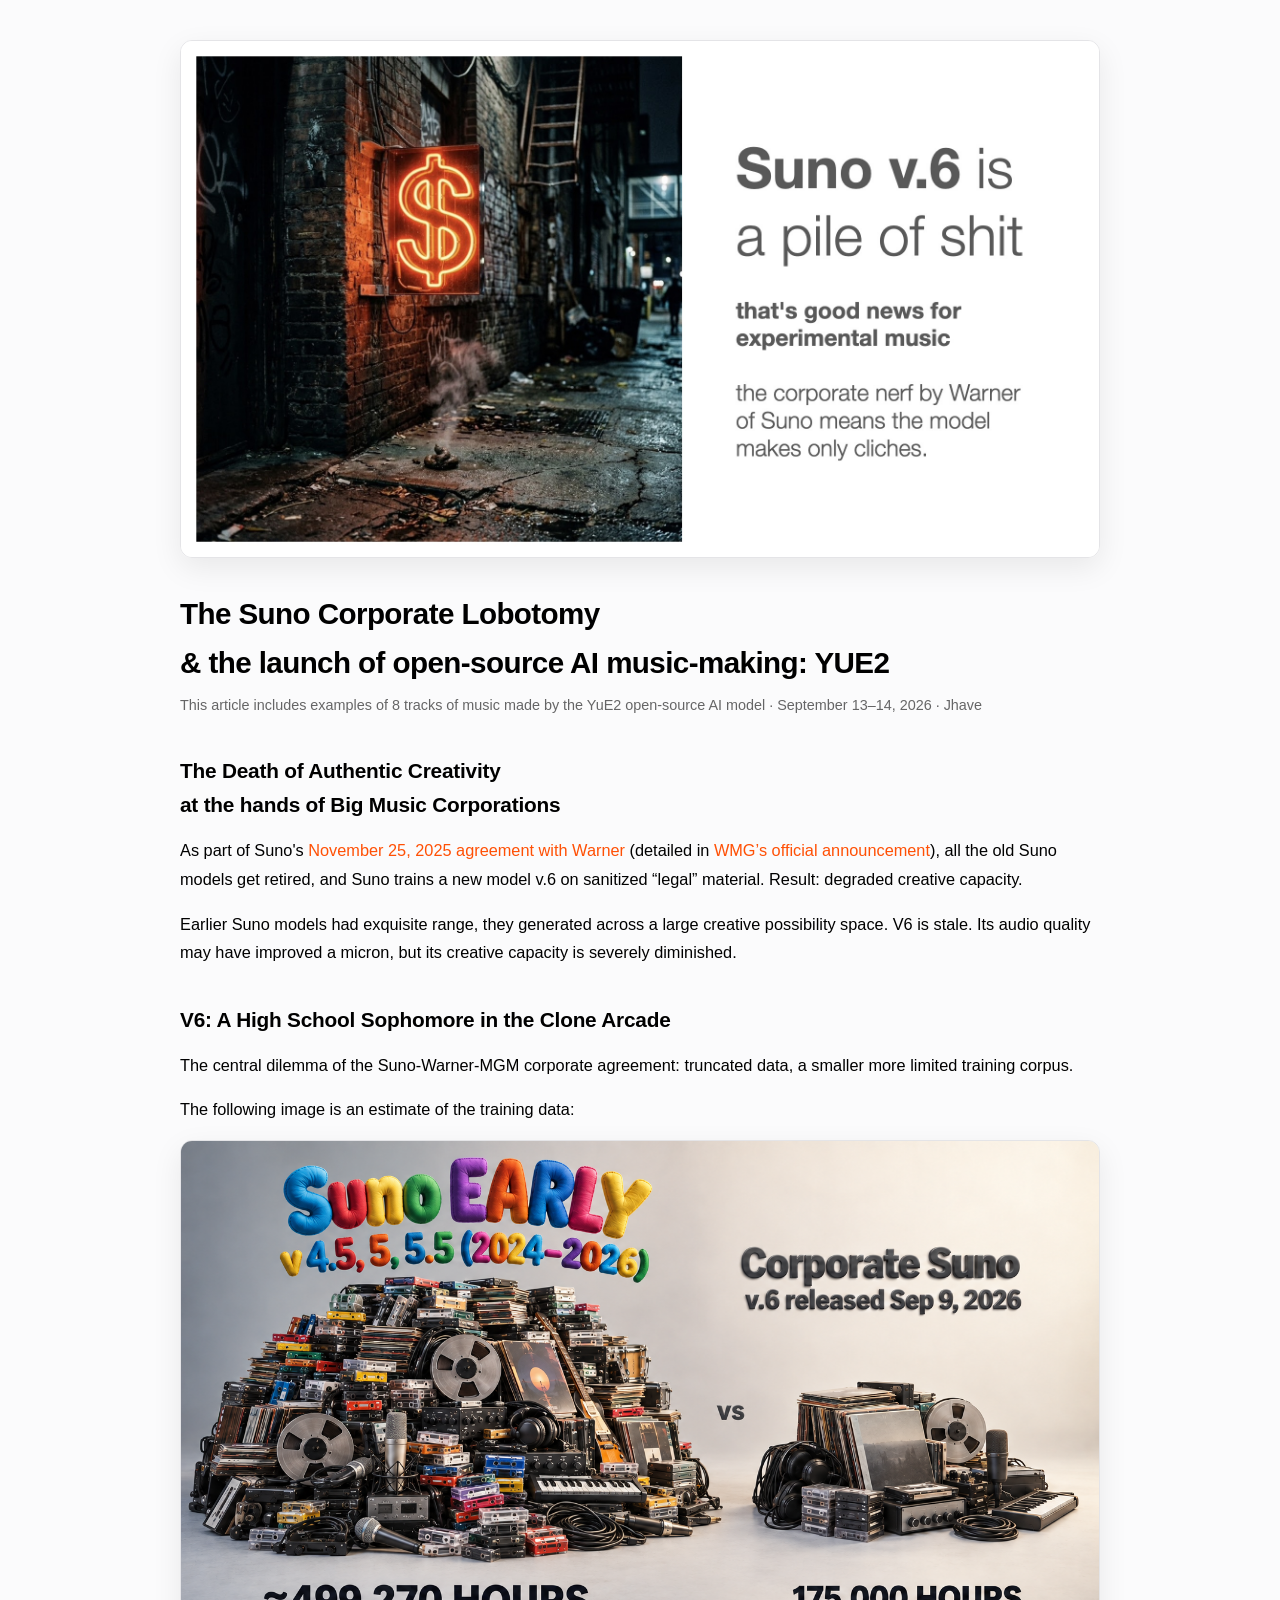
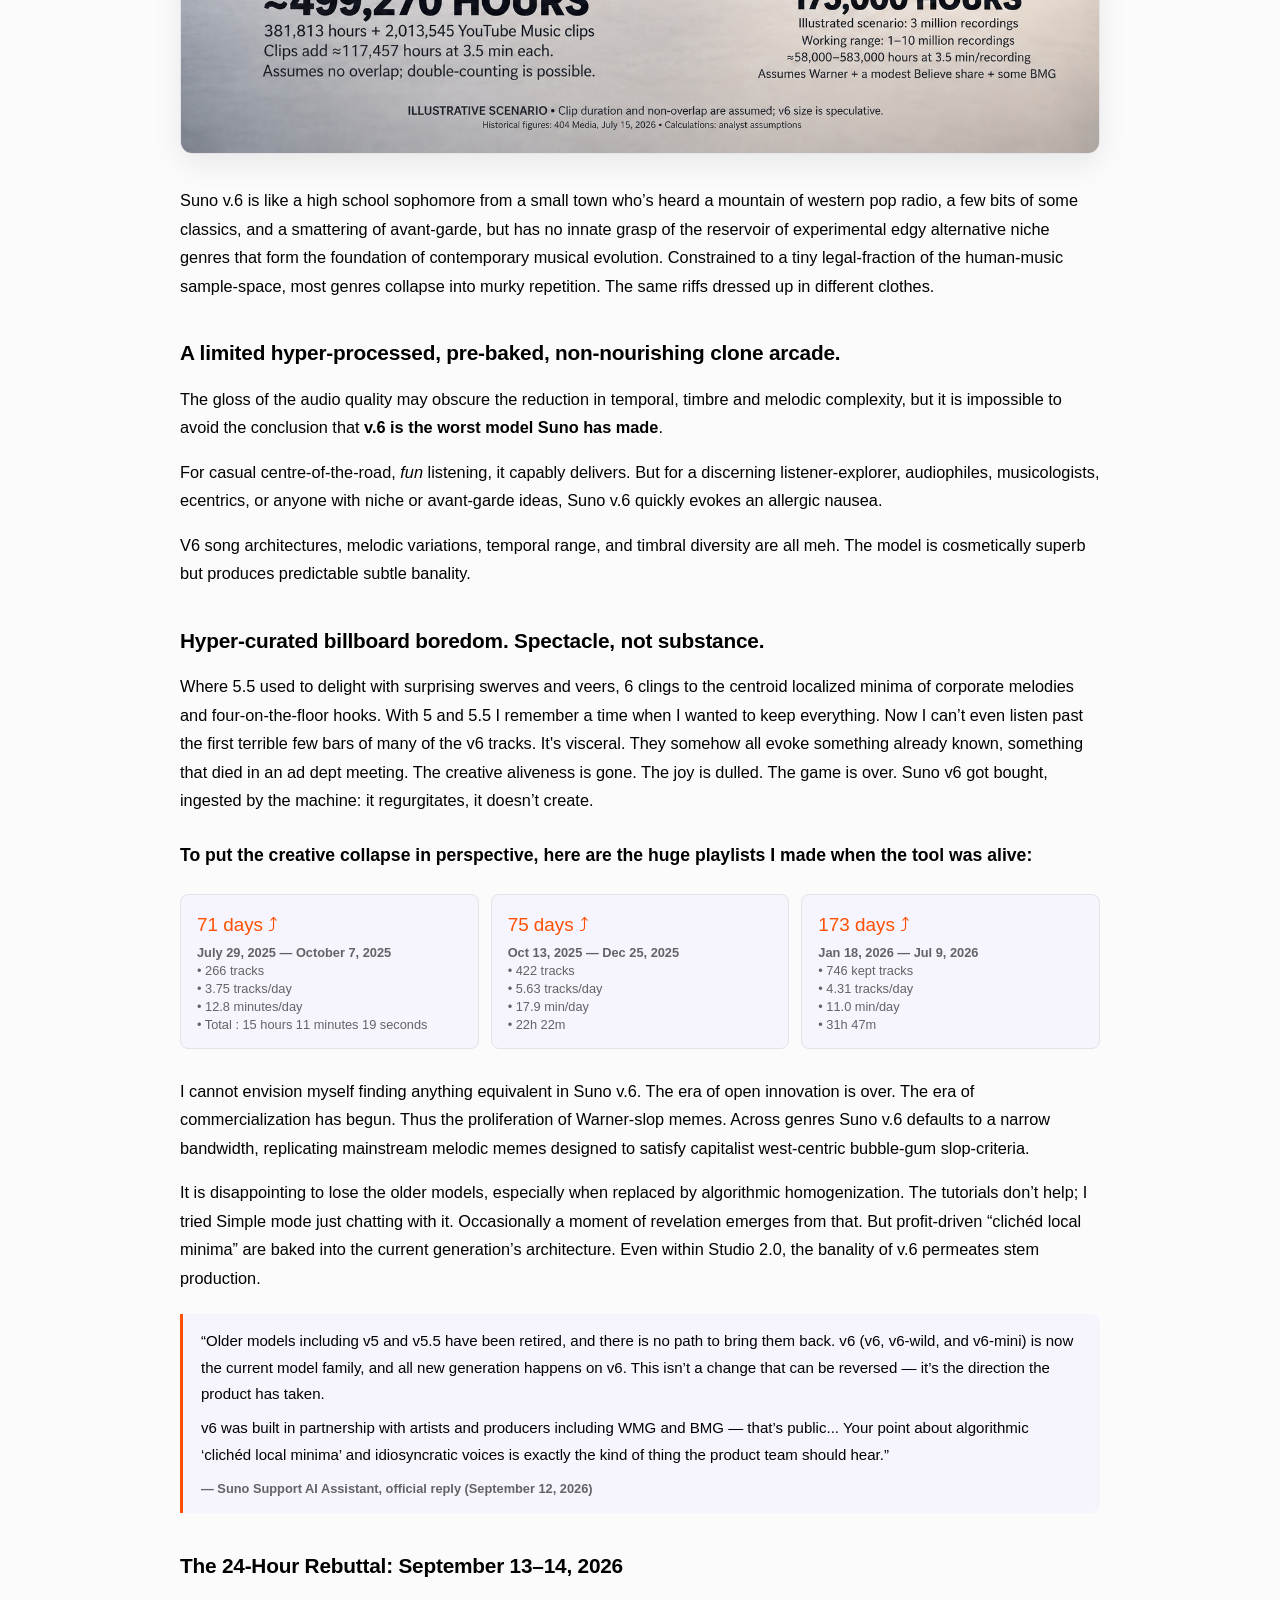
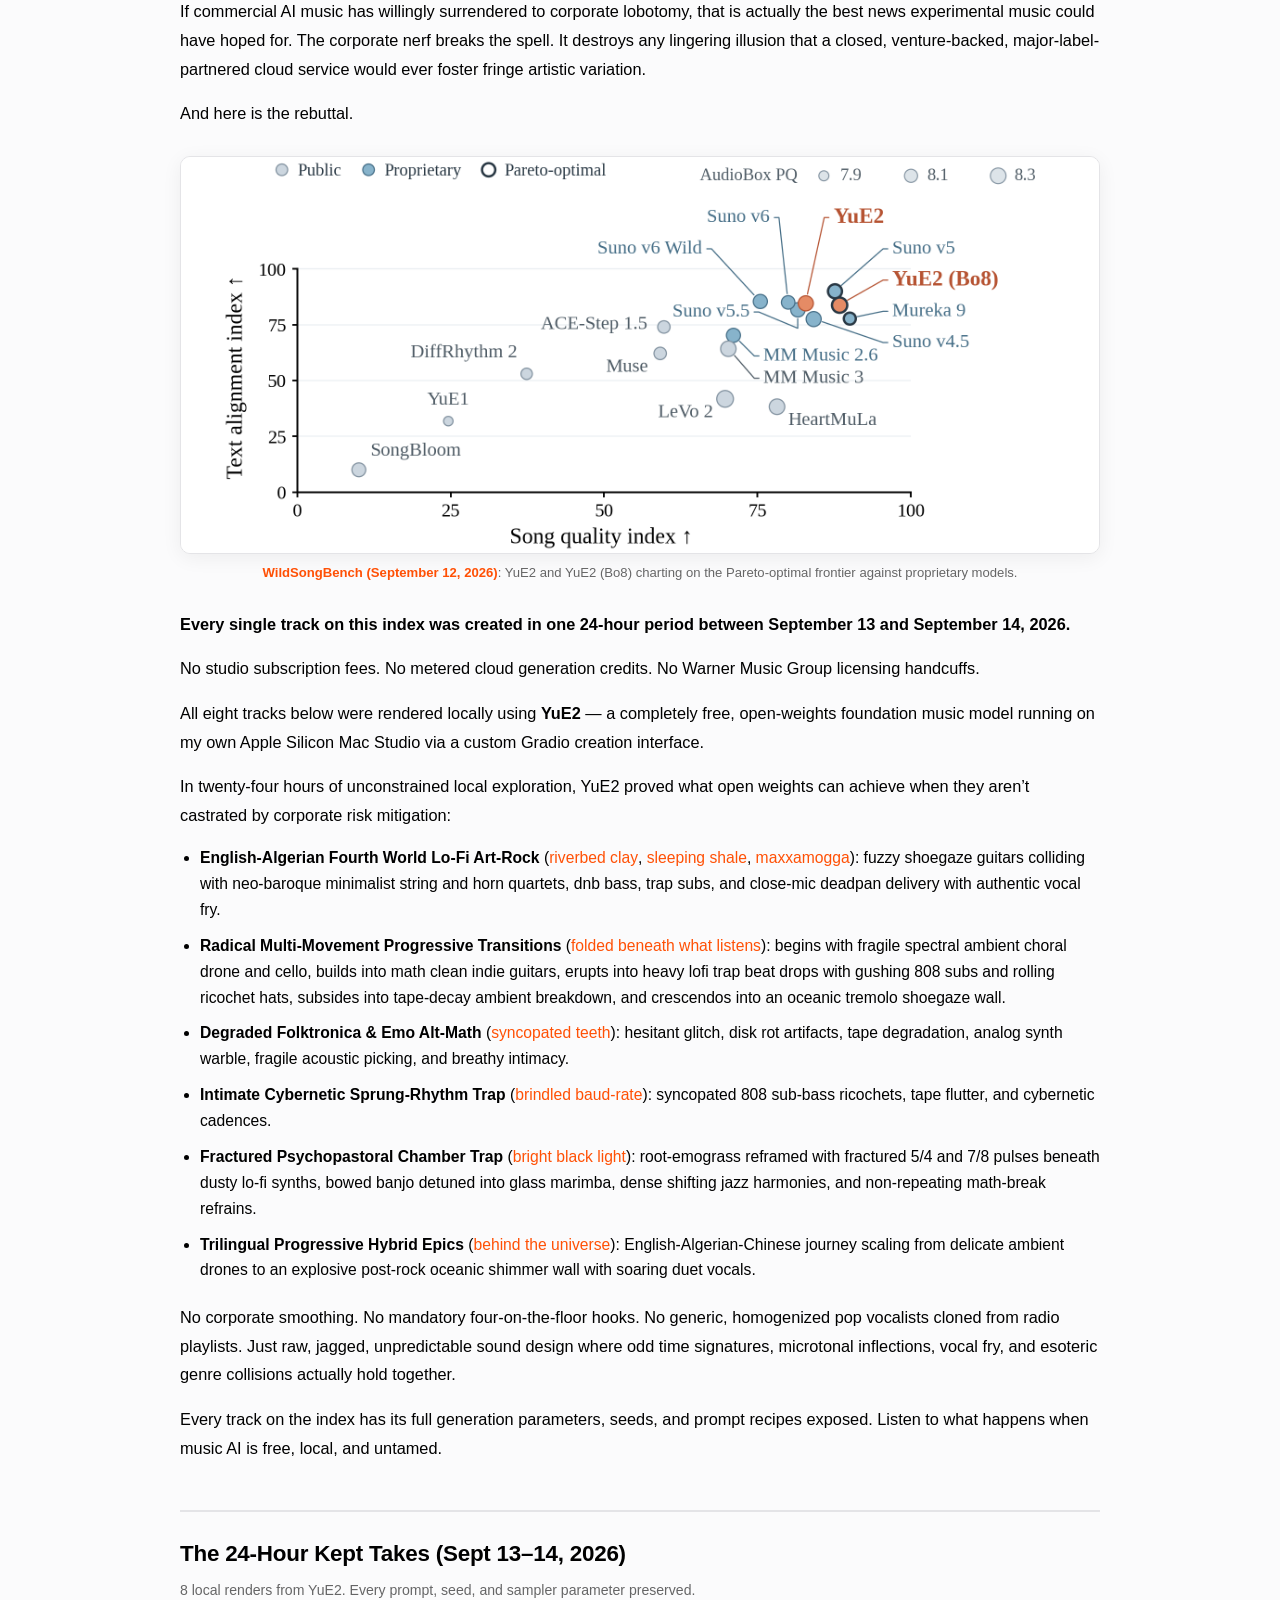
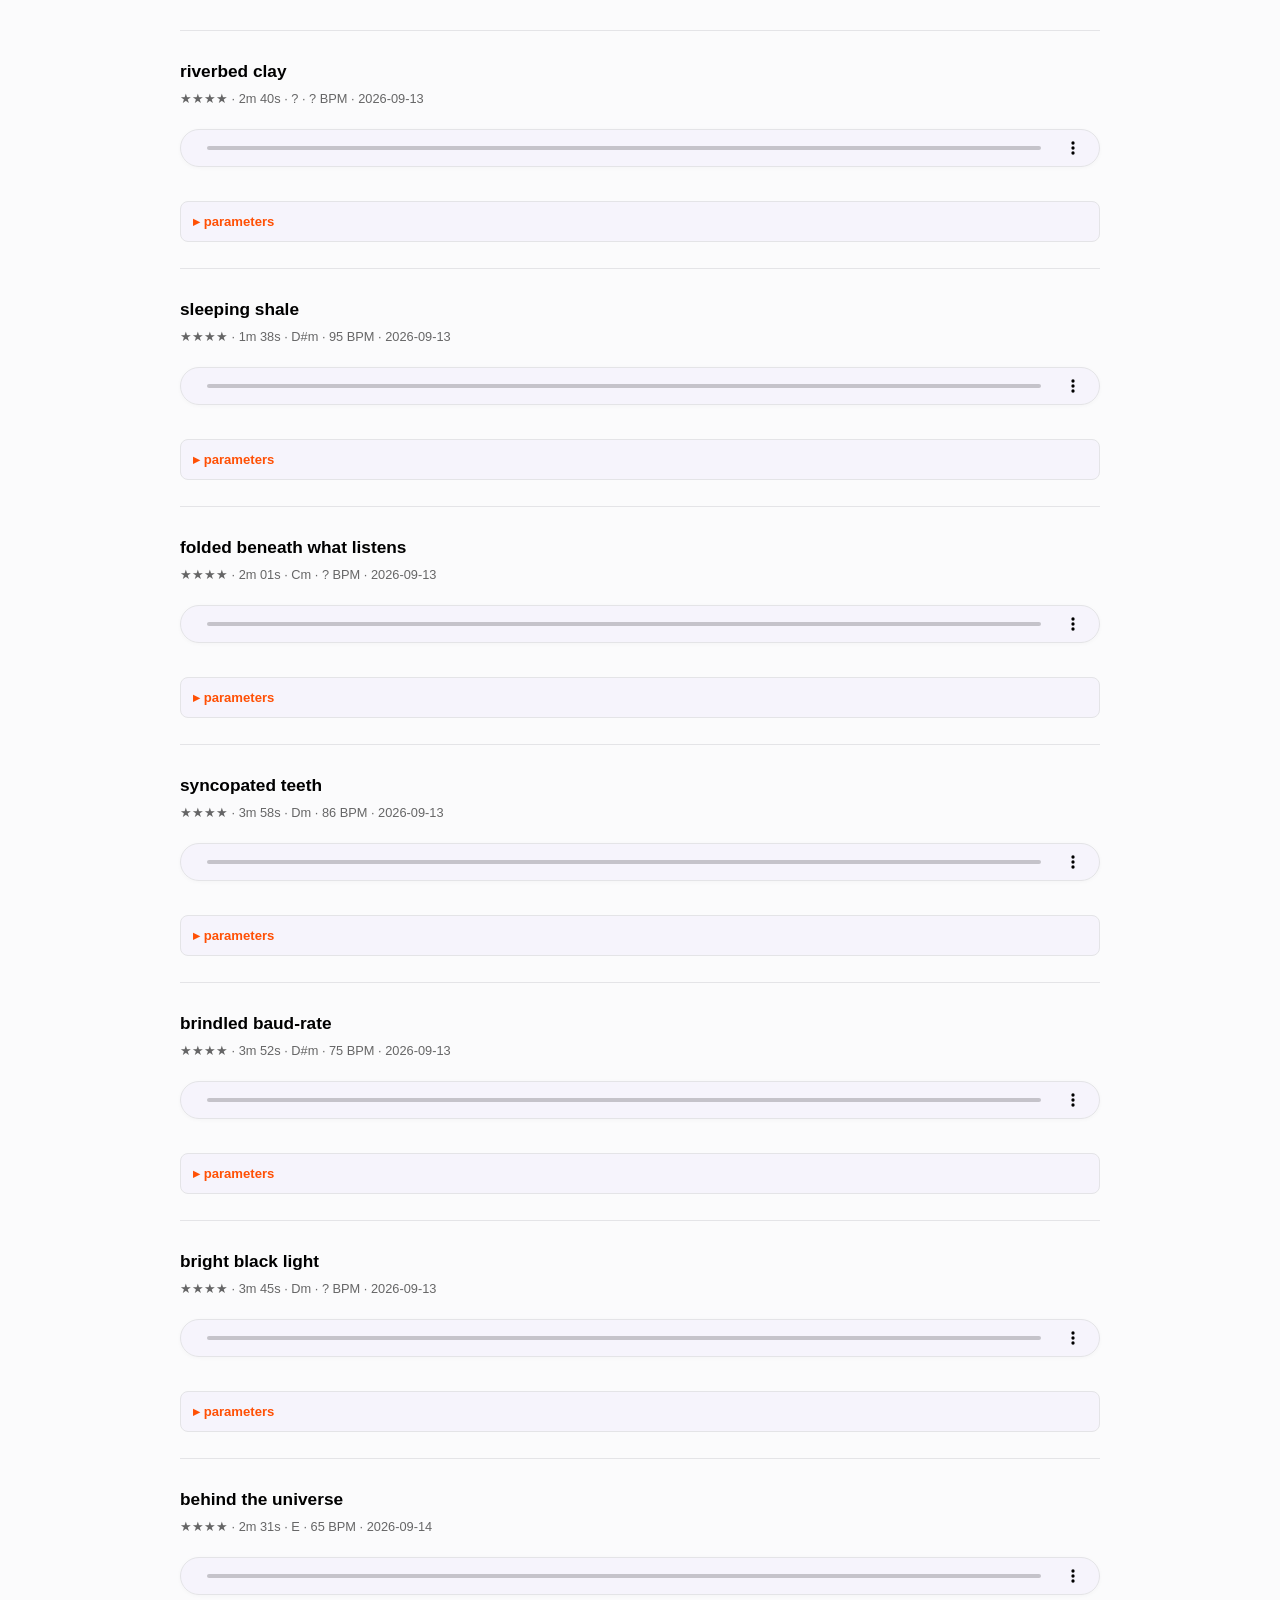
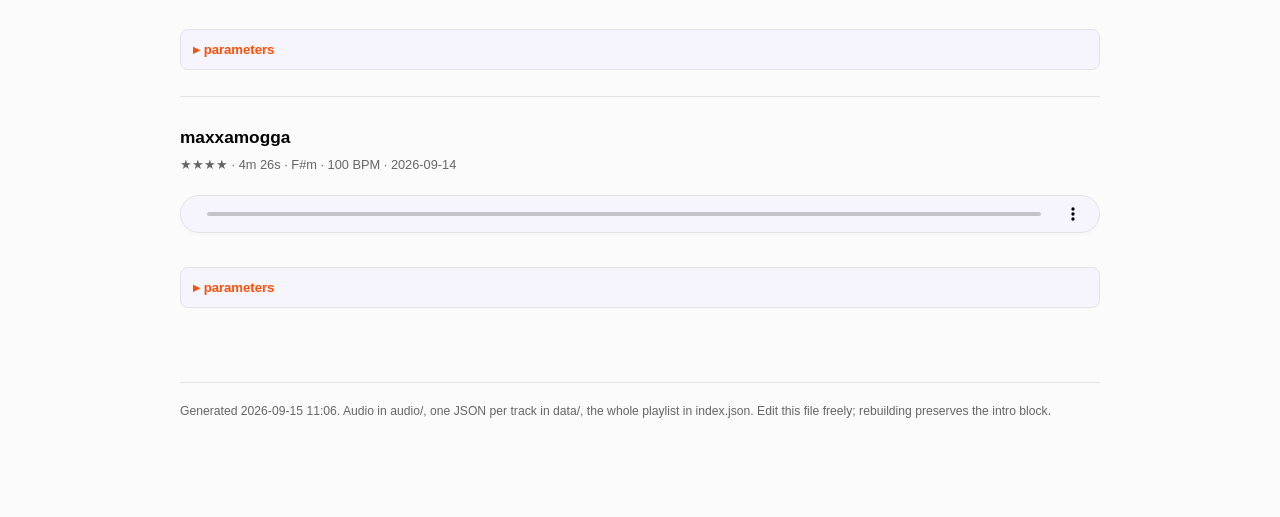
<file: docs/index.html>
<!doctype html>
<html lang="en">

<head>
  <meta charset="utf-8">
  <meta name="viewport" content="width=device-width, initial-scale=1">
  <title>Suno v.6 is a pile of shit · kept takes (YuE2)</title>
  <style>
    :root {
      color-scheme: light dark;
      --ink: #000000;
      --muted: #00000098;
      --line: #e4e4e7;
      --bg: #fbfbfc;
      --accent: #ff4e02fc;
      --card-bg: rgba(124, 58, 237, 0.035);
    }

    @media (prefers-color-scheme: dark) {
      :root {
        --ink: #ededf0;
        --muted: #47ce81;
        --line: #2a2a31;
        --bg: #151518;
        --accent: #281956;
        --card-bg: rgba(167, 139, 250, 0.05);
      }
    }

    * {
      box-sizing: border-box;
    }

    body {
      margin: 0;
      background: var(--bg);
      color: var(--ink);
      font: 15px/1.65 ui-sans-serif, -apple-system, BlinkMacSystemFont, "Segoe UI", Roboto, "Helvetica Neue", sans-serif;
    }

    .wrap {
      max-width: 960px;
      margin: 0 auto;
      padding: 40px 20px 96px;
    }

    /* Hero header image */
    .hero-img {
      width: 100%;
      height: auto;
      border-radius: 12px;
      border: 1px solid var(--line);
      box-shadow: 0 10px 30px rgba(0, 0, 0, 0.08);
      display: block;
      margin: 0 0 32px;
    }

    h1 {
      font-size: 1.85rem;
      font-weight: 750;
      margin: 0 0 6px;
      letter-spacing: -0.02em;
    }

    .sub {
      color: var(--muted);
      font-size: 0.9rem;
      margin: 0 0 32px;
    }

    /* Blog post & Intro styling */
    .intro {
      margin: 0 0 44px;
    }

    .intro p {
      margin: 0 0 16px;
      line-height: 1.75;
      font-size: 1.02rem;
    }

    .intro h2 {
      font-size: 1.3rem;
      font-weight: 700;
      margin: 36px 0 14px;
      letter-spacing: -0.01em;
      color: var(--ink);
    }

    .intro h3 {
      font-size: 1.1rem;
      font-weight: 650;
      margin: 26px 0 10px;
      color: var(--ink);
    }

    .intro blockquote {
      margin: 22px 0;
      padding: 14px 18px;
      border-left: 3px solid var(--accent);
      background: var(--card-bg);
      border-radius: 0 8px 8px 0;
      color: var(--ink);
      font-size: 0.94rem;
      line-height: 1.65;
    }

    .intro blockquote p {
      margin: 0 0 8px;
      font-size: 0.94rem;
    }

    .intro blockquote p:last-child {
      margin-bottom: 0;
    }

    .intro blockquote cite {
      display: block;
      margin-top: 10px;
      font-size: 0.8rem;
      color: var(--muted);
      font-style: normal;
      font-weight: 600;
    }

    .intro ul {
      margin: 12px 0 20px 20px;
      padding: 0;
    }

    .intro li {
      margin-bottom: 10px;
      line-height: 1.65;
      font-size: 0.98rem;
    }

    .intro a {
      color: var(--accent);
      text-decoration: none;
      font-weight: 500;
    }

    .intro a:hover {
      text-decoration: underline;
    }

    .stat-grid {
      display: grid;
      grid-template-columns: repeat(3, 1fr);
      gap: 12px;
      margin: 24px 0 28px;
    }

    @media (max-width: 680px) {
      .stat-grid {
        grid-template-columns: 1fr;
      }
    }

    .stat-card {
      border: 1px solid var(--line);
      border-radius: 8px;
      padding: 14px 16px;
      background: var(--card-bg);
    }

    .stat-card .num {
      font-size: 1.18rem;
      font-weight: 700;
      color: var(--accent);
      font-variant-numeric: tabular-nums;
    }

    .stat-card .num a {
      color: var(--accent);
      text-decoration: none;
    }

    .stat-card .num a:hover {
      text-decoration: underline;
    }

    .stat-card .lbl {
      font-size: 0.8rem;
      color: var(--muted);
      margin-top: 4px;
      line-height: 1.4;
    }

    .stat-card .lbl a {
      color: inherit;
      text-decoration: none;
    }

    .stat-card .lbl a:hover {
      color: var(--accent);
      text-decoration: underline;
    }

    .benchmark-figure {
      margin: 28px 0;
      text-align: center;
    }

    .benchmark-img {
      width: 100%;
      height: auto;
      border-radius: 10px;
      border: 1px solid var(--line);
      box-shadow: 0 4px 20px rgba(0, 0, 0, 0.06);
      display: block;
      transition: transform 0.15s ease;
    }

    .benchmark-figure a:hover .benchmark-img {
      transform: scale(1.005);
    }

    .benchmark-figure figcaption {
      margin-top: 10px;
      font-size: 0.82rem;
      color: var(--muted);
      line-height: 1.4;
    }

    .benchmark-figure figcaption a {
      color: var(--accent);
      text-decoration: none;
      font-weight: 600;
    }

    .benchmark-figure figcaption a:hover {
      text-decoration: underline;
    }

    /* Playlist section header */
    .playlist-divider {
      border-top: 2px solid var(--line);
      margin: 48px 0 28px;
      padding-top: 24px;
    }

    .playlist-divider h2 {
      font-size: 1.4rem;
      font-weight: 750;
      margin: 0 0 6px;
      letter-spacing: -0.01em;
    }

    .playlist-divider p {
      color: var(--muted);
      font-size: 0.88rem;
      margin: 0;
    }

    /* Track listing */
    .track {
      border-top: 1px solid var(--line);
      padding: 26px 0;
    }

    .track h2 {
      font-size: 1.08rem;
      font-weight: 650;
      margin: 0 0 2px;
    }

    .meta {
      color: var(--muted);
      font-size: 0.8rem;
      margin: 0 0 12px;
    }

    .meta span+span::before {
      content: " · ";
    }

    /* Refined MP3 Player Styling */
    audio {
      width: 100%;
      height: 38px;
      margin: 8px 0 14px;
      border-radius: 20px;
      accent-color: var(--accent);
      background: var(--card-bg);
      border: 1px solid var(--line);
      outline: none;
      box-shadow: 0 1px 4px rgba(0, 0, 0, 0.03);
      transition: border-color 0.2s ease, box-shadow 0.2s ease;
    }

    audio:hover,
    audio:focus {
      border-color: var(--accent);
      box-shadow: 0 2px 10px rgba(124, 58, 237, 0.12);
    }

    audio::-webkit-media-controls-panel,
    audio::-webkit-media-controls-enclosure {
      background: transparent;
    }

    .note {
      margin: 10px 0 0;
    }

    .note:empty {
      display: none;
    }

    details.track-params {
      margin-top: 12px;
      border: 1px solid var(--line);
      border-radius: 8px;
      padding: 0 12px;
      background: var(--card-bg);
    }

    details.track-params[open] {
      padding-bottom: 12px;
    }

    details.track-params summary {
      cursor: pointer;
      padding: 9px 0;
      font-size: 0.82rem;
      color: var(--accent);
      font-weight: 600;
      list-style: none;
    }

    details.track-params summary::-webkit-details-marker {
      display: none;
    }

    details.track-params summary::before {
      content: "▸ ";
    }

    details.track-params[open] summary::before {
      content: "▾ ";
    }

    table {
      border-collapse: collapse;
      width: 100%;
      font-size: 0.79rem;
    }

    td {
      padding: 3px 0;
      vertical-align: top;
    }

    td:first-child {
      color: var(--muted);
      width: 52%;
      padding-right: 12px;
    }

    td:last-child {
      font-variant-numeric: tabular-nums;
    }

    .prompt {
      font-size: 0.79rem;
      color: var(--muted);
      margin: 10px 0 0;
      white-space: pre-wrap;
      line-height: 1.5;
    }

    footer {
      border-top: 1px solid var(--line);
      margin-top: 48px;
      padding-top: 18px;
      color: var(--muted);
      font-size: 0.76rem;
    }
  </style>
</head>

<body>
  <div class="wrap">

    <img class="hero-img" src="img/suno-shit-header.jpg"
      alt="Suno v.6 is a pile of shit — that's good news for experimental music. The corporate nerf by Warner of Suno means the model makes only cliches."
      width="1920" height="1080">

    <h1>The Suno Corporate Lobotomy <br>& the launch of open-source AI music-making: YUE2</h1>
    <p class="sub">This article includes examples of 8 tracks of music made by the YuE2 open-source AI model · September
      13–14, 2026 · Jhave</p>

    <!-- ===== EDIT ME: introduction ===== -->
    <div class="intro">

      <h2>The Death of Authentic Creativity <br>at the hands of Big Music Corporations</h2>
      <p>As part of Suno's <a href="https://suno.com/blog/wmg-partnership" target="_blank" rel="noopener">November 25,
          2025 agreement with Warner</a> (detailed in <a
          href="https://www.wmg.com/news/warner-music-group-and-suno-forge-groundbreaking-partnership" target="_blank"
          rel="noopener">WMG&rsquo;s official announcement</a>), all the old Suno models get retired, and Suno trains a
        new model v.6 on sanitized &ldquo;legal&rdquo; material. Result: degraded creative capacity.</p>

      <p>Earlier Suno models had exquisite range, they generated across a large creative
        possibility space. V6 is stale. Its audio quality may have improved a micron,
        but its creative capacity is severely diminished.</p>

      <h2>V6: A High School Sophomore in the Clone Arcade</h2>
      <p>The central dilemma of the Suno-Warner-MGM corporate agreement: truncated data, a smaller more limited
        training corpus. </p>

      <p>The following image is an estimate of the training data:</p>

      <img class="hero-img" src="img/Sunov6-data-incl-yt.png"
        alt="Suno v.6 Data Incl YT. Suno v.6 dataset includes 100,000 hours of music-only audio, 1.2 million hours of music-with-vocals audio, and 40 million hours of music-associated audio including YouTube. Total: ~41.3 million hours of audio.">
      <p>Suno v.6 is like a high school sophomore from a small town who&rsquo;s heard a
        mountain of western pop radio, a few bits of some classics, and a smattering of avant-garde, but has
        no innate grasp of the reservoir of experimental edgy alternative niche genres that form
        the foundation of contemporary musical evolution. Constrained to a tiny legal-fraction of the human-music
        sample-space, most genres collapse into murky repetition. The same riffs dressed up in different clothes. </p>

      <h2>A limited hyper-processed, pre-baked, non-nourishing clone arcade.</h2>

      <p>The gloss of the audio quality may obscure the reduction in temporal, timbre and melodic complexity, but it is
        impossible to avoid the conclusion that <b>v.6 is the worst model Suno has made</b>. </p>

      <p>For casual
        centre-of-the-road, <em>fun</em> listening, it capably delivers. But for a
        discerning listener-explorer, audiophiles, musicologists, ecentrics, or anyone with niche or avant-garde ideas,
        Suno v.6
        quickly evokes an allergic nausea. </p>

      <p>V6 song architectures, melodic variations, temporal range, and timbral
        diversity are all meh. The model is cosmetically superb but produces predictable subtle banality.</p>

      <h2>Hyper-curated billboard boredom. Spectacle, not substance.</h2>

      <p>Where 5.5 used to delight with surprising swerves and veers, 6 clings to the centroid localized minima of
        corporate melodies and four-on-the-floor hooks. With 5 and 5.5 I remember a time when I wanted to keep
        everything. Now I can&rsquo;t even listen past the first
        terrible few bars of many of the v6 tracks. It's visceral. They somehow all evoke something already known,
        something that died in an ad dept meeting. The creative aliveness is gone. The joy is dulled. The game is over.
        Suno v6 got bought, ingested by the machine: it regurgitates, it
        doesn&rsquo;t create.</p>

      <h3>To put the creative collapse in perspective, here are the huge playlists I made when the tool was alive:
      </h3>

      <div class="stat-grid">
        <div class="stat-card">
          <div class="num"><a href="https://glia.ca/2025/71days" target="_blank" rel="noopener">71 days ⤴</a></div>
          <div class="lbl"><strong>July 29, 2025 —
              October 7, 2025</strong><br> • 266 tracks <br>• 3.75 tracks/day <br>• 12.8 minutes/day <br>• Total
            : 15 hours 11 minutes 19 seconds
          </div>
        </div>
        <div class="stat-card">
          <div class="num"><a href="https://glia.ca/2025/75days/" target="_blank" rel="noopener">75 days ⤴</a></div>
          <div class="lbl"><strong>Oct 13, 2025
              &mdash; Dec 25, 2025</strong><br> • 422 tracks <br>• 5.63 tracks/day <br>• 17.9 min/day <br>• 22h 22m
          </div>
        </div>
        <div class="stat-card">
          <div class="num"><a href="https://glia.ca/2026/171days/" target="_blank" rel="noopener">173 days ⤴</a></div>
          <div class="lbl"><strong>Jan 18, 2026
              &mdash; Jul 9, 2026</strong><br> • 746 kept tracks <br> • 4.31 tracks/day <br> • 11.0 min/day <br> • 31h
            47m
          </div>
        </div>
      </div>

      <p>I cannot envision myself finding anything equivalent in Suno v.6. The era of open innovation is over. The era
        of commercialization has begun. Thus the proliferation of Warner-slop memes. Across genres Suno v.6 defaults to
        a narrow bandwidth, replicating mainstream melodic memes designed to satisfy capitalist
        west-centric bubble-gum slop-criteria.</p>

      <p>It is disappointing to lose the older models, especially when replaced by algorithmic homogenization. The
        tutorials don&rsquo;t help; I tried Simple mode just chatting with it. Occasionally a moment of revelation
        emerges from that. But profit-driven &ldquo;clich&eacute;d local minima&rdquo; are baked into the current
        generation&rsquo;s architecture. Even within Studio 2.0, the banality of v.6 permeates stem production.</p>

      <blockquote>
        <p>&ldquo;Older models including v5 and v5.5 have been retired, and there is no path to bring them back. v6 (v6,
          v6-wild, and v6-mini) is now the current model family, and all new generation happens on v6. This isn&rsquo;t
          a change that can be reversed &mdash; it&rsquo;s the direction the product has taken.</p>
        <p>v6 was built in partnership with artists and producers including WMG and BMG &mdash; that&rsquo;s public...
          Your point about algorithmic &lsquo;clich&eacute;d local minima&rsquo; and idiosyncratic voices is exactly the
          kind of thing the product team should hear.&rdquo;</p>
        <cite>&mdash; Suno Support AI Assistant, official reply (September 12, 2026)</cite>
      </blockquote>

      <h2>The 24-Hour Rebuttal: September 13–14, 2026</h2>
      <p>If commercial AI music has willingly surrendered to corporate lobotomy, that is actually the best news
        experimental music could have hoped for. The corporate nerf breaks the spell. It destroys any lingering illusion
        that a closed, venture-backed, major-label-partnered cloud service would ever foster fringe artistic variation.
      </p>

      <p>And here is the rebuttal.</p>

      <figure class="benchmark-figure">
        <a href="https://huggingface.co/datasets/m-a-p/WildSongBench" target="_blank" rel="noopener">
          <img src="img/sept12-2026-wildsongbench-frontier-teaser.png"
            alt="WildSongBench Frontier Benchmark (September 12, 2026) showing YuE2 and YuE2 (Bo8) on the Pareto-optimal frontier compared to Suno v6 and older models"
            class="benchmark-img">
        </a>
        <figcaption><a href="https://huggingface.co/datasets/m-a-p/WildSongBench" target="_blank"
            rel="noopener">WildSongBench (September 12, 2026)</a>: YuE2 and YuE2 (Bo8) charting on the Pareto-optimal
          frontier against proprietary models.</figcaption>
      </figure>

      <p><strong>Every single track on this index was created in one 24-hour period between September 13 and September
          14, 2026.</strong></p>

      <p>No studio subscription fees. No metered cloud generation credits. No Warner Music Group licensing handcuffs.
      </p>

      <p>All eight tracks below were rendered locally using <strong>YuE2</strong> &mdash; a completely free,
        open-weights foundation music model running on my own Apple Silicon Mac Studio via a custom Gradio creation
        interface.</p>

      <p>In twenty-four hours of unconstrained local exploration, YuE2 proved what open weights can achieve when they
        aren&rsquo;t castrated by corporate risk mitigation:</p>

      <ul>
        <li><strong>English-Algerian Fourth World Lo-Fi Art-Rock</strong> (<a href="#riverbed-clay">riverbed clay</a>,
          <a href="#sleeping-shale">sleeping shale</a>, <a href="#maxxamogga">maxxamogga</a>): fuzzy shoegaze guitars
          colliding with neo-baroque minimalist string and horn quartets, dnb bass, trap subs, and close-mic deadpan
          delivery with authentic vocal fry.
        </li>
        <li><strong>Radical Multi-Movement Progressive Transitions</strong> (<a
            href="#folded-beneath-what-listens">folded beneath what listens</a>): begins with fragile spectral ambient
          choral drone and cello, builds into math clean indie guitars, erupts into heavy lofi trap beat drops with
          gushing 808 subs and rolling ricochet hats, subsides into tape-decay ambient breakdown, and crescendos into an
          oceanic tremolo shoegaze wall.</li>
        <li><strong>Degraded Folktronica &amp; Emo Alt-Math</strong> (<a href="#syncopated-teeth">syncopated teeth</a>):
          hesitant glitch, disk rot artifacts, tape degradation, analog synth warble, fragile acoustic picking, and
          breathy intimacy.</li>
        <li><strong>Intimate Cybernetic Sprung-Rhythm Trap</strong> (<a href="#brindled-baud-rate">brindled
            baud-rate</a>): syncopated 808 sub-bass ricochets, tape flutter, and cybernetic cadences.</li>
        <li><strong>Fractured Psychopastoral Chamber Trap</strong> (<a href="#bright-black-light">bright black
            light</a>): root-emograss reframed with fractured 5/4 and 7/8 pulses beneath dusty lo-fi synths, bowed banjo
          detuned into glass marimba, dense shifting jazz harmonies, and non-repeating math-break refrains.</li>
        <li><strong>Trilingual Progressive Hybrid Epics</strong> (<a href="#behind-the-universe">behind the
            universe</a>): English-Algerian-Chinese journey scaling from delicate ambient drones to an explosive
          post-rock oceanic shimmer wall with soaring duet vocals.</li>
      </ul>

      <p>No corporate smoothing. No mandatory four-on-the-floor hooks. No generic, homogenized pop vocalists cloned from
        radio playlists. Just raw, jagged, unpredictable sound design where odd time signatures, microtonal inflections,
        vocal fry, and esoteric genre collisions actually hold together.</p>

      <p>Every track on the index has its full generation parameters, seeds, and prompt recipes exposed. Listen to what
        happens when music AI is free, local, and untamed.</p>

    </div>
    <!-- ===== /EDIT ME ===== -->

    <div class="playlist-divider">
      <h2>The 24-Hour Kept Takes (Sept 13–14, 2026)</h2>
      <p>8 local renders from YuE2. Every prompt, seed, and sampler parameter preserved.</p>
    </div>

    <section class="track" id="riverbed-clay">
      <h2>riverbed clay</h2>
      <p class="meta"><span>★★★★</span><span>2m 40s</span><span>? · ? BPM</span><span>2026-09-13</span></p>
      <audio controls preload="none" src="audio/riverbed-clay.mp3"></audio>
      <!-- EDIT ME: note for this track -->
      <p class="note"></p>
      <details class="track-params">
        <summary>parameters</summary>
        <table>
          <tr>
            <td>Harmonic Exploration</td>
            <td>0.7</td>
          </tr>
          <tr>
            <td>Score Top-P</td>
            <td>0.9</td>
          </tr>
          <tr>
            <td>Score Repetition</td>
            <td>1.005</td>
          </tr>
          <tr>
            <td>Score Top-K</td>
            <td>30</td>
          </tr>
          <tr>
            <td>Score Penalty Window</td>
            <td>100</td>
          </tr>
          <tr>
            <td>Vocal Wildness</td>
            <td>1.35</td>
          </tr>
          <tr>
            <td>Semantic Top-P</td>
            <td>0.95</td>
          </tr>
          <tr>
            <td>Vocal Repetition</td>
            <td>1.32</td>
          </tr>
          <tr>
            <td>Semantic Top-K</td>
            <td>100</td>
          </tr>
          <tr>
            <td>Vocal Penalty Window</td>
            <td>50</td>
          </tr>
          <tr>
            <td>Min Length</td>
            <td>200</td>
          </tr>
          <tr>
            <td>Max Length</td>
            <td>9000</td>
          </tr>
          <tr>
            <td>CFG</td>
            <td>1.0</td>
          </tr>
          <tr>
            <td>Flow Steps</td>
            <td>16</td>
          </tr>
          <tr>
            <td>Seed</td>
            <td>888</td>
          </tr>
          <tr>
            <td>Score Mode</td>
            <td>full</td>
          </tr>
        </table>
        <p class="prompt">English-Algerian fourth world, lo-fi indie post-math art-rock, fuzzy shoegaze guitars,
          neo-baroque minimalist horn and string quartet, dnb bass, trap subs, deadpan vocal fry, imperfect close-mic
          slacker delivery, angular clean chime riffs, hazy tape saturation, cassette hiss, dynamic swells, unpolished,
          98 BPM</p>
        <p class="prompt"><a href="data/riverbed-clay.json">full record</a></p>
      </details>
    </section>

    <section class="track" id="sleeping-shale">
      <h2>sleeping shale</h2>
      <p class="meta"><span>★★★★</span><span>1m 38s</span><span>D#m · 95 BPM</span><span>2026-09-13</span></p>
      <audio controls preload="none" src="audio/sleeping-shale.mp3"></audio>
      <!-- EDIT ME: note for this track -->
      <p class="note"></p>
      <details class="track-params">
        <summary>parameters</summary>
        <table>
          <tr>
            <td>Harmonic Exploration</td>
            <td>0.7</td>
          </tr>
          <tr>
            <td>Score Top-P</td>
            <td>0.9</td>
          </tr>
          <tr>
            <td>Score Repetition</td>
            <td>1.005</td>
          </tr>
          <tr>
            <td>Score Top-K</td>
            <td>30</td>
          </tr>
          <tr>
            <td>Score Penalty Window</td>
            <td>100</td>
          </tr>
          <tr>
            <td>Vocal Wildness</td>
            <td>1.25</td>
          </tr>
          <tr>
            <td>Semantic Top-P</td>
            <td>0.95</td>
          </tr>
          <tr>
            <td>Vocal Repetition</td>
            <td>1.25</td>
          </tr>
          <tr>
            <td>Semantic Top-K</td>
            <td>100</td>
          </tr>
          <tr>
            <td>Vocal Penalty Window</td>
            <td>50</td>
          </tr>
          <tr>
            <td>Min Length</td>
            <td>200</td>
          </tr>
          <tr>
            <td>Max Length</td>
            <td>9000</td>
          </tr>
          <tr>
            <td>CFG</td>
            <td>1.2</td>
          </tr>
          <tr>
            <td>Flow Steps</td>
            <td>16</td>
          </tr>
          <tr>
            <td>Seed</td>
            <td>888</td>
          </tr>
          <tr>
            <td>Score Mode</td>
            <td>full</td>
          </tr>
        </table>
        <p class="prompt">English-Algerian fourth world, lo-fi indie post-math art-rock, fuzzy shoegaze guitars,
          neo-baroque minimalist horn and string quartet, dnb bass, trap subs, deadpan vocal fry, imperfect close-mic
          slacker delivery, angular clean chime riffs, hazy tape saturation, cassette hiss, dynamic swells, unpolished,
          98 BPM</p>
        <p class="prompt"><a href="data/sleeping-shale.json">full record</a></p>
      </details>
    </section>

    <section class="track" id="folded-beneath-what-listens">
      <h2>folded beneath what listens</h2>
      <p class="meta"><span>★★★★</span><span>2m 01s</span><span>Cm · ? BPM</span><span>2026-09-13</span></p>
      <audio controls preload="none" src="audio/folded-beneath-what-listens.mp3"></audio>
      <!-- EDIT ME: note for this track -->
      <p class="note"></p>
      <details class="track-params">
        <summary>parameters</summary>
        <table>
          <tr>
            <td>Harmonic Exploration</td>
            <td>0.7</td>
          </tr>
          <tr>
            <td>Score Top-P</td>
            <td>0.9</td>
          </tr>
          <tr>
            <td>Score Repetition</td>
            <td>1.005</td>
          </tr>
          <tr>
            <td>Score Top-K</td>
            <td>30</td>
          </tr>
          <tr>
            <td>Score Penalty Window</td>
            <td>100</td>
          </tr>
          <tr>
            <td>Vocal Wildness</td>
            <td>1.15</td>
          </tr>
          <tr>
            <td>Semantic Top-P</td>
            <td>0.95</td>
          </tr>
          <tr>
            <td>Vocal Repetition</td>
            <td>1.24</td>
          </tr>
          <tr>
            <td>Semantic Top-K</td>
            <td>100</td>
          </tr>
          <tr>
            <td>Vocal Penalty Window</td>
            <td>50</td>
          </tr>
          <tr>
            <td>Min Length</td>
            <td>200</td>
          </tr>
          <tr>
            <td>Max Length</td>
            <td>9000</td>
          </tr>
          <tr>
            <td>CFG</td>
            <td>1.0</td>
          </tr>
          <tr>
            <td>Flow Steps</td>
            <td>16</td>
          </tr>
          <tr>
            <td>Seed</td>
            <td>444</td>
          </tr>
          <tr>
            <td>Score Mode</td>
            <td>full</td>
          </tr>
        </table>
        <p class="prompt">English, progressive hybrid alt-indie lo-fi with drastic section transitions: begins with
          fragile spectral ambient choral drone breathing and cello, builds into gentle math post-rock clean indie
          guitars, erupts into heavy lofi trap beat drop with gushing 808 sub-bass and rolling ricochet hi-hats,
          suddenly subsides into soft fragile tape-decay ambient breakdown, then crescendos into an subtle full
          post-rock oceanic shimmer bedroom psychedelia wall of soaring tremolo guitars , neo-soul vocales and trap
          drums, dynamic whispered to soaring duet vocals, 134 BPM</p>
        <p class="prompt"><a href="data/folded-beneath-what-listens.json">full record</a></p>
      </details>
    </section>

    <section class="track" id="syncopated-teeth">
      <h2>syncopated teeth</h2>
      <p class="meta"><span>★★★★</span><span>3m 58s</span><span>Dm · 86 BPM</span><span>2026-09-13</span></p>
      <audio controls preload="none" src="audio/syncopated-teeth.mp3"></audio>
      <!-- EDIT ME: note for this track -->
      <p class="note"></p>
      <details class="track-params">
        <summary>parameters</summary>
        <table>
          <tr>
            <td>Harmonic Exploration</td>
            <td>0.7</td>
          </tr>
          <tr>
            <td>Score Top-P</td>
            <td>0.9</td>
          </tr>
          <tr>
            <td>Score Repetition</td>
            <td>1.005</td>
          </tr>
          <tr>
            <td>Score Top-K</td>
            <td>30</td>
          </tr>
          <tr>
            <td>Score Penalty Window</td>
            <td>100</td>
          </tr>
          <tr>
            <td>Vocal Wildness</td>
            <td>1.0</td>
          </tr>
          <tr>
            <td>Semantic Top-P</td>
            <td>0.95</td>
          </tr>
          <tr>
            <td>Vocal Repetition</td>
            <td>1.2</td>
          </tr>
          <tr>
            <td>Semantic Top-K</td>
            <td>100</td>
          </tr>
          <tr>
            <td>Vocal Penalty Window</td>
            <td>50</td>
          </tr>
          <tr>
            <td>Min Length</td>
            <td>200</td>
          </tr>
          <tr>
            <td>Max Length</td>
            <td>9000</td>
          </tr>
          <tr>
            <td>CFG</td>
            <td>1.0</td>
          </tr>
          <tr>
            <td>Flow Steps</td>
            <td>32</td>
          </tr>
          <tr>
            <td>Seed</td>
            <td>42</td>
          </tr>
          <tr>
            <td>Score Mode</td>
            <td>full</td>
          </tr>
        </table>
        <p class="prompt">English, gentle experimental folktronica, emo alt post-math, hesitant glitch, disk rot
          artifacts, tape degradation, analog synth warble, fragile acoustic picking, slow build, subtle shoegaze
          breathy vocals with deadpan vocal fry, intimate, quiet, tape hiss, 84 BPM</p>
        <p class="prompt"><a href="data/syncopated-teeth.json">full record</a></p>
      </details>
    </section>

    <section class="track" id="brindled-baud-rate">
      <h2>brindled baud-rate</h2>
      <p class="meta"><span>★★★★</span><span>3m 52s</span><span>D#m · 75 BPM</span><span>2026-09-13</span></p>
      <audio controls preload="none" src="audio/brindled-baud-rate.mp3"></audio>
      <!-- EDIT ME: note for this track -->
      <p class="note"></p>
      <details class="track-params">
        <summary>parameters</summary>
        <table>
          <tr>
            <td>Harmonic Exploration</td>
            <td>0.7</td>
          </tr>
          <tr>
            <td>Score Top-P</td>
            <td>0.9</td>
          </tr>
          <tr>
            <td>Score Repetition</td>
            <td>1.005</td>
          </tr>
          <tr>
            <td>Score Top-K</td>
            <td>30</td>
          </tr>
          <tr>
            <td>Score Penalty Window</td>
            <td>100</td>
          </tr>
          <tr>
            <td>Vocal Wildness</td>
            <td>1.12</td>
          </tr>
          <tr>
            <td>Semantic Top-P</td>
            <td>0.95</td>
          </tr>
          <tr>
            <td>Vocal Repetition</td>
            <td>1.15</td>
          </tr>
          <tr>
            <td>Semantic Top-K</td>
            <td>100</td>
          </tr>
          <tr>
            <td>Vocal Penalty Window</td>
            <td>50</td>
          </tr>
          <tr>
            <td>Min Length</td>
            <td>200</td>
          </tr>
          <tr>
            <td>Max Length</td>
            <td>9000</td>
          </tr>
          <tr>
            <td>CFG</td>
            <td>1.0</td>
          </tr>
          <tr>
            <td>Flow Steps</td>
            <td>16</td>
          </tr>
          <tr>
            <td>Seed</td>
            <td>777</td>
          </tr>
          <tr>
            <td>Score Mode</td>
            <td>full</td>
          </tr>
        </table>
        <p class="prompt">English, intimate lofi trap merger, syncopated 808 sub-bass ricochets, tape flutter, imperfect
          choral and duet whispers, cybernetic sprung-rhythm cadence, 128 BPM</p>
        <p class="prompt"><a href="data/brindled-baud-rate.json">full record</a></p>
      </details>
    </section>

    <section class="track" id="bright-black-light">
      <h2>bright black light</h2>
      <p class="meta"><span>★★★★</span><span>3m 45s</span><span>Dm · ? BPM</span><span>2026-09-13</span></p>
      <audio controls preload="none" src="audio/bright-black-light.mp3"></audio>
      <!-- EDIT ME: note for this track -->
      <p class="note"></p>
      <details class="track-params">
        <summary>parameters</summary>
        <table>
          <tr>
            <td>Harmonic Exploration</td>
            <td>0.7</td>
          </tr>
          <tr>
            <td>Score Top-P</td>
            <td>0.9</td>
          </tr>
          <tr>
            <td>Score Repetition</td>
            <td>1.005</td>
          </tr>
          <tr>
            <td>Score Top-K</td>
            <td>30</td>
          </tr>
          <tr>
            <td>Score Penalty Window</td>
            <td>100</td>
          </tr>
          <tr>
            <td>Vocal Wildness</td>
            <td>1.6</td>
          </tr>
          <tr>
            <td>Semantic Top-P</td>
            <td>0.95</td>
          </tr>
          <tr>
            <td>Vocal Repetition</td>
            <td>1.4</td>
          </tr>
          <tr>
            <td>Semantic Top-K</td>
            <td>100</td>
          </tr>
          <tr>
            <td>Vocal Penalty Window</td>
            <td>50</td>
          </tr>
          <tr>
            <td>Min Length</td>
            <td>200</td>
          </tr>
          <tr>
            <td>Max Length</td>
            <td>9000</td>
          </tr>
          <tr>
            <td>CFG</td>
            <td>1.3</td>
          </tr>
          <tr>
            <td>Flow Steps</td>
            <td>16</td>
          </tr>
          <tr>
            <td>Seed</td>
            <td>777</td>
          </tr>
          <tr>
            <td>Score Mode</td>
            <td>full</td>
          </tr>
        </table>
        <p class="prompt">Root-emograss trap reframed as slow fourth-world psychopastoral chamber: fractured 5/4 and 7/8
          pulses beneath dusty Lo-Fi synths, bowed banjo detuned into glass marimba, shoegaze-ASMR vocal fry kept close
          and breathy, dense shifting jazz harmonies, granular bass, abrupt math-break refrains non-repeating through
          evolving lines, quirky prepared percussion and muted ensemble textures opening into a virtuoso choral-string
          outro; intimate stereo saturation, restrained dynamics, wide but muddy, tenderly disorienting.</p>
        <p class="prompt"><a href="data/bright-black-light.json">full record</a></p>
      </details>
    </section>

    <section class="track" id="behind-the-universe">
      <h2>behind the universe</h2>
      <p class="meta"><span>★★★★</span><span>2m 31s</span><span>E · 65 BPM</span><span>2026-09-14</span></p>
      <audio controls preload="none" src="audio/behind-the-universe.mp3"></audio>
      <!-- EDIT ME: note for this track -->
      <p class="note"></p>
      <details class="track-params">
        <summary>parameters</summary>
        <table>
          <tr>
            <td>Harmonic Exploration</td>
            <td>1.05</td>
          </tr>
          <tr>
            <td>Score Top-P</td>
            <td>0.96</td>
          </tr>
          <tr>
            <td>Score Repetition</td>
            <td>1.11</td>
          </tr>
          <tr>
            <td>Score Top-K</td>
            <td>55</td>
          </tr>
          <tr>
            <td>Score Penalty Window</td>
            <td>100</td>
          </tr>
          <tr>
            <td>Vocal Wildness</td>
            <td>1.15</td>
          </tr>
          <tr>
            <td>Semantic Top-P</td>
            <td>0.96</td>
          </tr>
          <tr>
            <td>Vocal Repetition</td>
            <td>1.22</td>
          </tr>
          <tr>
            <td>Semantic Top-K</td>
            <td>100</td>
          </tr>
          <tr>
            <td>Vocal Penalty Window</td>
            <td>50</td>
          </tr>
          <tr>
            <td>Min Length</td>
            <td>200</td>
          </tr>
          <tr>
            <td>Max Length</td>
            <td>9000</td>
          </tr>
          <tr>
            <td>CFG</td>
            <td>1.0</td>
          </tr>
          <tr>
            <td>Flow Steps</td>
            <td>16</td>
          </tr>
          <tr>
            <td>Seed</td>
            <td>555</td>
          </tr>
          <tr>
            <td>Score Mode</td>
            <td>full</td>
          </tr>
        </table>
        <p class="prompt">English-Algerian-Chinese, experimental techno, progressive hybrid epic with drastic section
          transitions: begins with fragile spectral ambient choral drone, builds into angular math rock clean indie
          guitars, erupts into heavy lofi trap beat drop with gushing 808 sub-bass and rolling ricochet hi-hats,
          suddenly subsides into soft fragile tape-decay ambient breakdown, then crescendos into an explosive post-rock
          oceanic shimmer wall with soaring tremolo guitars and massive drums, dynamic whispered to soaring duet vocals,
          134 BPM</p>
        <p class="prompt"><a href="data/behind-the-universe.json">full record</a></p>
      </details>
    </section>

    <section class="track" id="maxxamogga">
      <h2>maxxamogga</h2>
      <p class="meta"><span>★★★★</span><span>4m 26s</span><span>F#m · 100 BPM</span><span>2026-09-14</span></p>
      <audio controls preload="none" src="audio/maxxamogga.mp3"></audio>
      <!-- EDIT ME: note for this track -->
      <p class="note"></p>
      <details class="track-params">
        <summary>parameters</summary>
        <table>
          <tr>
            <td>Harmonic Exploration</td>
            <td>0.7</td>
          </tr>
          <tr>
            <td>Score Top-P</td>
            <td>0.9</td>
          </tr>
          <tr>
            <td>Score Repetition</td>
            <td>1.005</td>
          </tr>
          <tr>
            <td>Score Top-K</td>
            <td>30</td>
          </tr>
          <tr>
            <td>Score Penalty Window</td>
            <td>100</td>
          </tr>
          <tr>
            <td>Vocal Wildness</td>
            <td>1.33</td>
          </tr>
          <tr>
            <td>Semantic Top-P</td>
            <td>0.95</td>
          </tr>
          <tr>
            <td>Vocal Repetition</td>
            <td>1.32</td>
          </tr>
          <tr>
            <td>Semantic Top-K</td>
            <td>100</td>
          </tr>
          <tr>
            <td>Vocal Penalty Window</td>
            <td>50</td>
          </tr>
          <tr>
            <td>Min Length</td>
            <td>200</td>
          </tr>
          <tr>
            <td>Max Length</td>
            <td>9000</td>
          </tr>
          <tr>
            <td>CFG</td>
            <td>1.0</td>
          </tr>
          <tr>
            <td>Flow Steps</td>
            <td>16</td>
          </tr>
          <tr>
            <td>Seed</td>
            <td>762</td>
          </tr>
          <tr>
            <td>Score Mode</td>
            <td>full</td>
          </tr>
        </table>
        <p class="prompt">English-Algerian fourth world, lo-fi indie post-math art-rock, fuzzy shoegaze guitars,
          neo-baroque minimalist horn and string quartet, dnb bass, trap subs, deadpan vocal fry, imperfect close-mic
          slacker delivery, angular clean chime riffs, hazy tape saturation, cassette hiss, dynamic swells, unpolished,
          98 BPM</p>
        <p class="prompt"><a href="data/maxxamogga.json">full record</a></p>
      </details>
    </section>

    <footer>Generated 2026-09-15 11:06. Audio in audio/, one JSON per track in data/, the whole playlist in index.json.
      Edit this file freely; rebuilding preserves the intro block.</footer>
  </div>
</body>

</html>
</file>
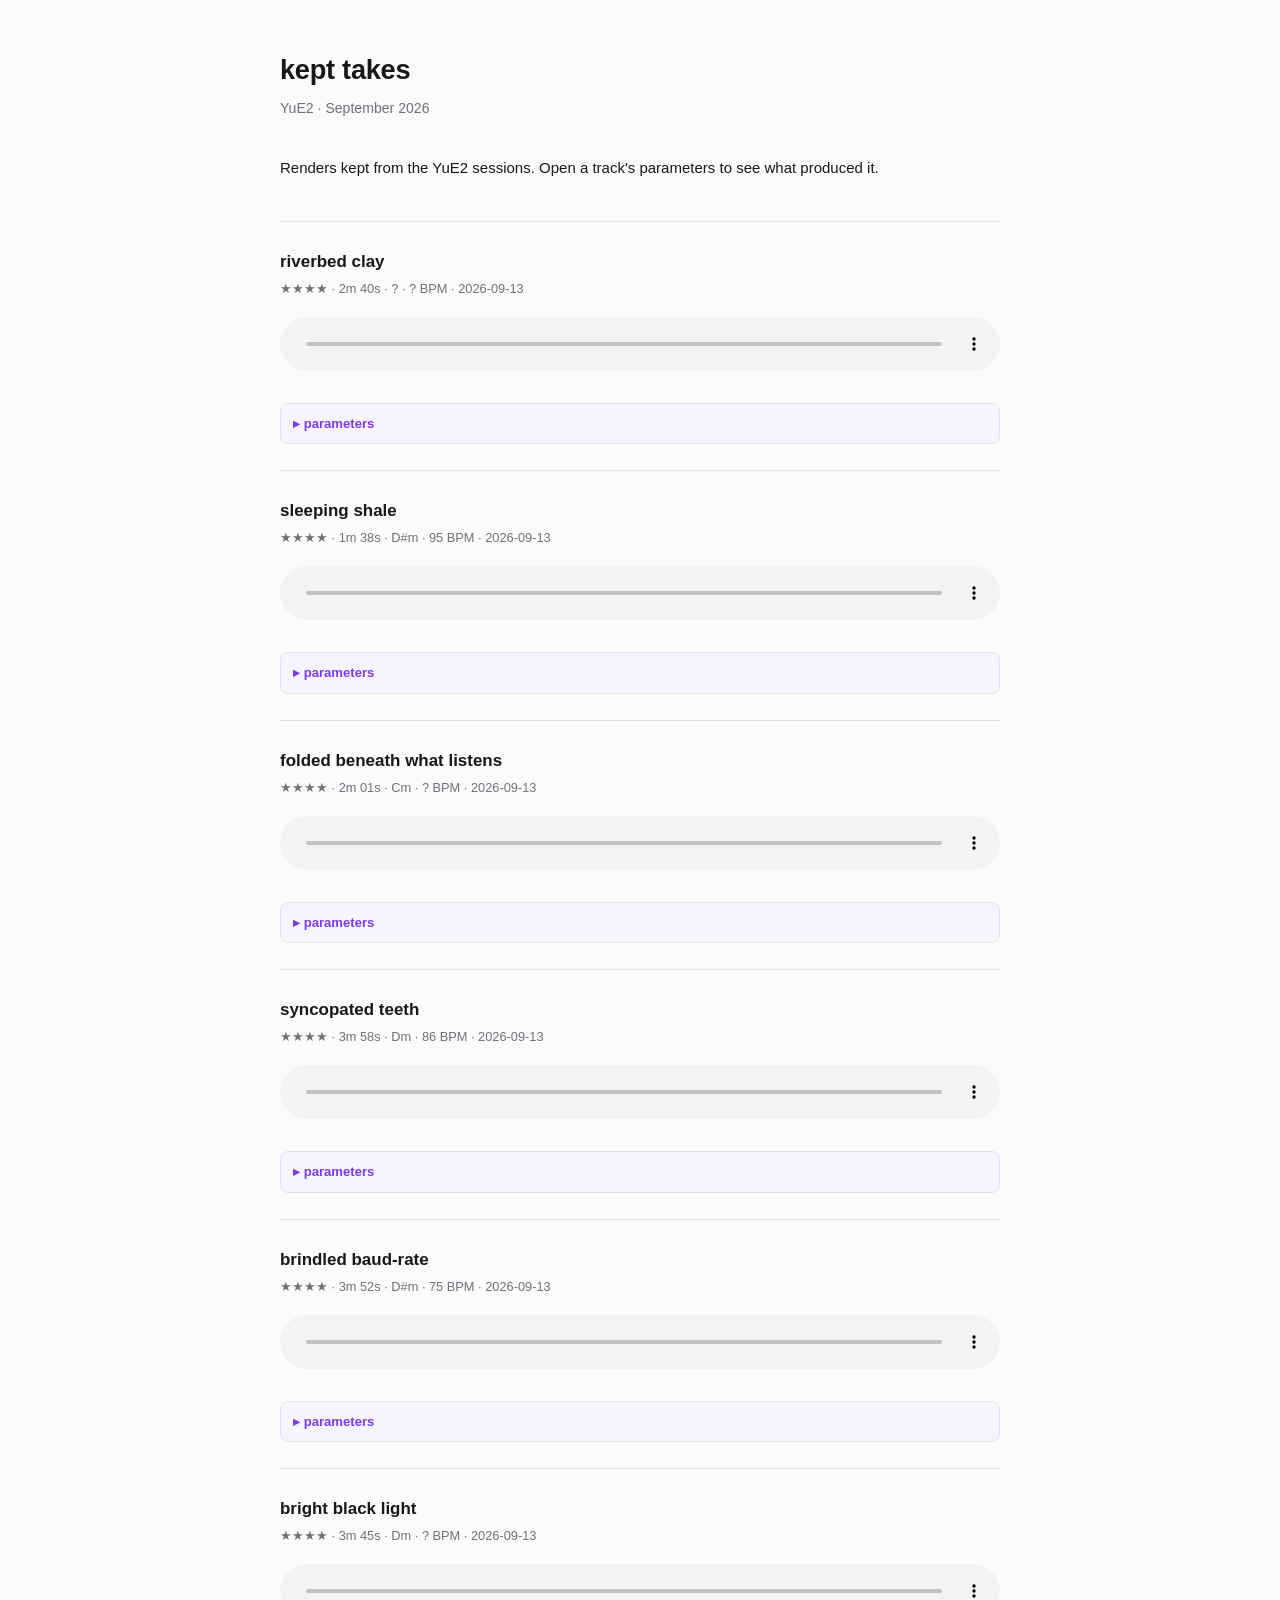
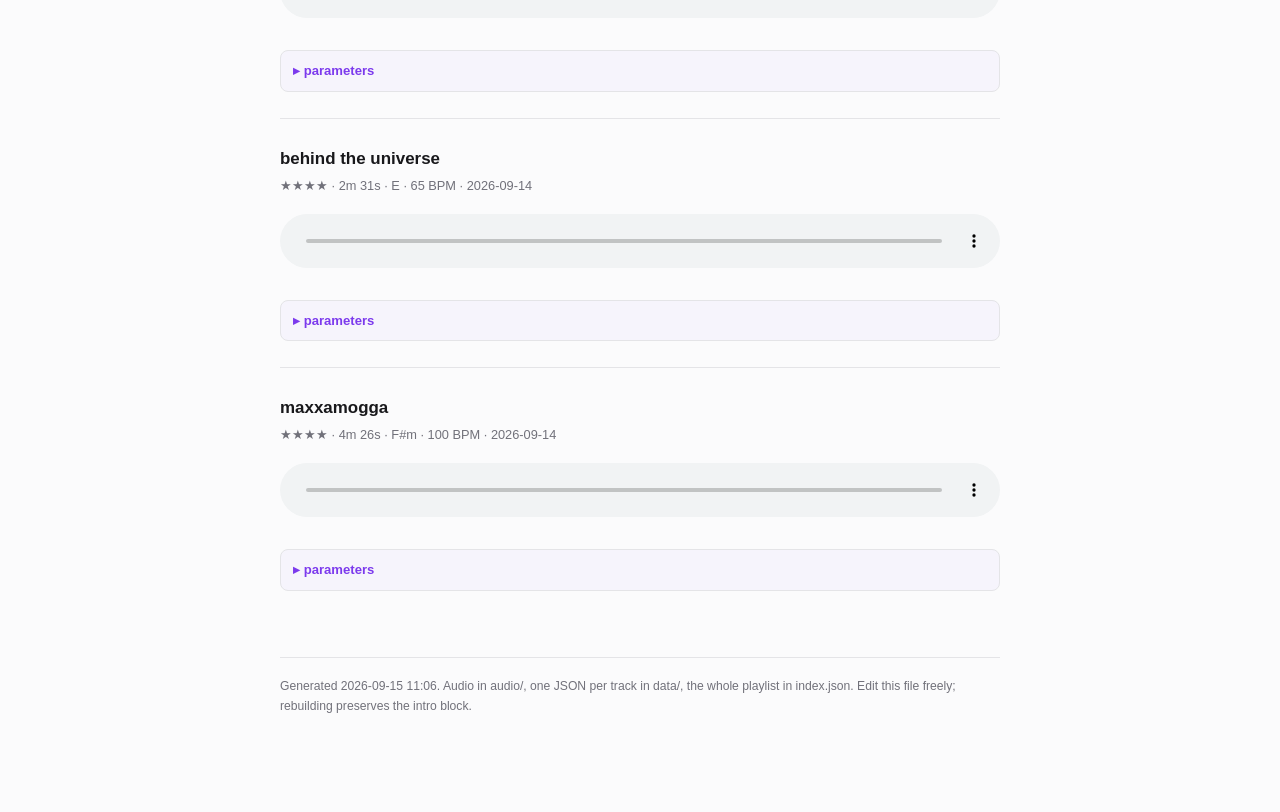
<file: outputs/favorites_page/index.html>
<!doctype html>
<html lang="en">
<head>
<meta charset="utf-8">
<meta name="viewport" content="width=device-width, initial-scale=1">
<title>kept takes</title>
<style>
  :root { --ink:#18181b; --muted:#71717a; --line:#e4e4e7; --bg:#fbfbfc; --accent:#7c3aed; }
  @media (prefers-color-scheme: dark) {
    :root { --ink:#ededf0; --muted:#a1a1aa; --line:#2a2a31; --bg:#151518; --accent:#a78bfa; }
  }
  * { box-sizing: border-box; }
  body { margin:0; background:var(--bg); color:var(--ink);
         font:15px/1.65 ui-sans-serif,-apple-system,"Helvetica Neue",sans-serif; }
  .wrap { max-width: 760px; margin: 0 auto; padding: 48px 20px 96px; }
  h1 { font-size: 1.7rem; font-weight: 700; margin: 0 0 4px; letter-spacing: -0.01em; }
  .sub { color: var(--muted); font-size: 0.88rem; margin: 0 0 36px; }

  /* ---- EDIT ME: intro text ---- */
  .intro { margin: 0 0 40px; }
  .intro p { margin: 0 0 14px; }

  .track { border-top: 1px solid var(--line); padding: 26px 0; }
  .track h2 { font-size: 1.06rem; font-weight: 650; margin: 0 0 2px; }
  .meta { color: var(--muted); font-size: 0.8rem; margin: 0 0 12px; }
  .meta span + span::before { content: " · "; }
  audio { width: 100%; margin: 6px 0 12px; }
  .note { margin: 10px 0 0; }
  .note:empty { display: none; }
  details { margin-top: 12px; border: 1px solid var(--line); border-radius: 8px;
            padding: 0 12px; background: rgba(124,58,237,0.035); }
  details[open] { padding-bottom: 12px; }
  summary { cursor: pointer; padding: 9px 0; font-size: 0.82rem; color: var(--accent);
            font-weight: 600; list-style: none; }
  summary::-webkit-details-marker { display: none; }
  summary::before { content: "▸ "; }
  details[open] summary::before { content: "▾ "; }
  table { border-collapse: collapse; width: 100%; font-size: 0.79rem; }
  td { padding: 3px 0; vertical-align: top; }
  td:first-child { color: var(--muted); width: 52%; padding-right: 12px; }
  td:last-child { font-variant-numeric: tabular-nums; }
  .prompt { font-size: 0.79rem; color: var(--muted); margin: 10px 0 0;
            white-space: pre-wrap; }
  footer { border-top: 1px solid var(--line); margin-top: 40px; padding-top: 18px;
           color: var(--muted); font-size: 0.76rem; }
</style>
</head>
<body>
<div class="wrap">

<h1>kept takes</h1>
<p class="sub">YuE2 · September 2026</p>

<!-- ===== EDIT ME: introduction ===== -->
<div class="intro">
<p>Renders kept from the YuE2 sessions. Open a track's parameters to see what produced it.</p>
</div>
<!-- ===== /EDIT ME ===== -->

<section class="track" id="riverbed-clay">
  <h2>riverbed clay</h2>
  <p class="meta"><span>★★★★</span><span>2m 40s</span><span>? · ? BPM</span><span>2026-09-13</span></p>
  <audio controls preload="none" src="audio/riverbed-clay.mp3"></audio>
  <!-- EDIT ME: note for this track -->
  <p class="note"></p>
  <details>
    <summary>parameters</summary>
    <table><tr><td>Harmonic Exploration</td><td>0.7</td></tr><tr><td>Score Top-P</td><td>0.9</td></tr><tr><td>Score Repetition</td><td>1.005</td></tr><tr><td>Score Top-K</td><td>30</td></tr><tr><td>Score Penalty Window</td><td>100</td></tr><tr><td>Vocal Wildness</td><td>1.35</td></tr><tr><td>Semantic Top-P</td><td>0.95</td></tr><tr><td>Vocal Repetition</td><td>1.32</td></tr><tr><td>Semantic Top-K</td><td>100</td></tr><tr><td>Vocal Penalty Window</td><td>50</td></tr><tr><td>Min Length</td><td>200</td></tr><tr><td>Max Length</td><td>9000</td></tr><tr><td>CFG</td><td>1.0</td></tr><tr><td>Flow Steps</td><td>16</td></tr><tr><td>Seed</td><td>888</td></tr><tr><td>Score Mode</td><td>full</td></tr></table>
    <p class="prompt">English-Algerian fourth world, lo-fi indie post-math art-rock, fuzzy shoegaze guitars, neo-baroque minimalist horn and string quartet, dnb bass, trap subs, deadpan vocal fry, imperfect close-mic slacker delivery, angular clean chime riffs, hazy tape saturation, cassette hiss, dynamic swells, unpolished, 98 BPM</p>
    <p class="prompt"><a href="data/riverbed-clay.json">full record</a></p>
  </details>
</section>

<section class="track" id="sleeping-shale">
  <h2>sleeping shale</h2>
  <p class="meta"><span>★★★★</span><span>1m 38s</span><span>D#m · 95 BPM</span><span>2026-09-13</span></p>
  <audio controls preload="none" src="audio/sleeping-shale.mp3"></audio>
  <!-- EDIT ME: note for this track -->
  <p class="note"></p>
  <details>
    <summary>parameters</summary>
    <table><tr><td>Harmonic Exploration</td><td>0.7</td></tr><tr><td>Score Top-P</td><td>0.9</td></tr><tr><td>Score Repetition</td><td>1.005</td></tr><tr><td>Score Top-K</td><td>30</td></tr><tr><td>Score Penalty Window</td><td>100</td></tr><tr><td>Vocal Wildness</td><td>1.25</td></tr><tr><td>Semantic Top-P</td><td>0.95</td></tr><tr><td>Vocal Repetition</td><td>1.25</td></tr><tr><td>Semantic Top-K</td><td>100</td></tr><tr><td>Vocal Penalty Window</td><td>50</td></tr><tr><td>Min Length</td><td>200</td></tr><tr><td>Max Length</td><td>9000</td></tr><tr><td>CFG</td><td>1.2</td></tr><tr><td>Flow Steps</td><td>16</td></tr><tr><td>Seed</td><td>888</td></tr><tr><td>Score Mode</td><td>full</td></tr></table>
    <p class="prompt">English-Algerian fourth world, lo-fi indie post-math art-rock, fuzzy shoegaze guitars, neo-baroque minimalist horn and string quartet, dnb bass, trap subs, deadpan vocal fry, imperfect close-mic slacker delivery, angular clean chime riffs, hazy tape saturation, cassette hiss, dynamic swells, unpolished, 98 BPM</p>
    <p class="prompt"><a href="data/sleeping-shale.json">full record</a></p>
  </details>
</section>

<section class="track" id="folded-beneath-what-listens">
  <h2>folded beneath what listens</h2>
  <p class="meta"><span>★★★★</span><span>2m 01s</span><span>Cm · ? BPM</span><span>2026-09-13</span></p>
  <audio controls preload="none" src="audio/folded-beneath-what-listens.mp3"></audio>
  <!-- EDIT ME: note for this track -->
  <p class="note"></p>
  <details>
    <summary>parameters</summary>
    <table><tr><td>Harmonic Exploration</td><td>0.7</td></tr><tr><td>Score Top-P</td><td>0.9</td></tr><tr><td>Score Repetition</td><td>1.005</td></tr><tr><td>Score Top-K</td><td>30</td></tr><tr><td>Score Penalty Window</td><td>100</td></tr><tr><td>Vocal Wildness</td><td>1.15</td></tr><tr><td>Semantic Top-P</td><td>0.95</td></tr><tr><td>Vocal Repetition</td><td>1.24</td></tr><tr><td>Semantic Top-K</td><td>100</td></tr><tr><td>Vocal Penalty Window</td><td>50</td></tr><tr><td>Min Length</td><td>200</td></tr><tr><td>Max Length</td><td>9000</td></tr><tr><td>CFG</td><td>1.0</td></tr><tr><td>Flow Steps</td><td>16</td></tr><tr><td>Seed</td><td>444</td></tr><tr><td>Score Mode</td><td>full</td></tr></table>
    <p class="prompt">English, progressive hybrid alt-indie lo-fi with drastic section transitions: begins with fragile spectral ambient choral drone breathing and cello, builds into gentle math post-rock clean indie guitars, erupts into heavy lofi trap beat drop with gushing 808 sub-bass and rolling ricochet hi-hats, suddenly subsides into soft fragile tape-decay ambient breakdown, then crescendos into an subtle full post-rock oceanic shimmer bedroom psychedelia wall  of soaring tremolo guitars , neo-soul vocales and trap drums, dynamic whispered to soaring duet vocals, 134 BPM</p>
    <p class="prompt"><a href="data/folded-beneath-what-listens.json">full record</a></p>
  </details>
</section>

<section class="track" id="syncopated-teeth">
  <h2>syncopated teeth</h2>
  <p class="meta"><span>★★★★</span><span>3m 58s</span><span>Dm · 86 BPM</span><span>2026-09-13</span></p>
  <audio controls preload="none" src="audio/syncopated-teeth.mp3"></audio>
  <!-- EDIT ME: note for this track -->
  <p class="note"></p>
  <details>
    <summary>parameters</summary>
    <table><tr><td>Harmonic Exploration</td><td>0.7</td></tr><tr><td>Score Top-P</td><td>0.9</td></tr><tr><td>Score Repetition</td><td>1.005</td></tr><tr><td>Score Top-K</td><td>30</td></tr><tr><td>Score Penalty Window</td><td>100</td></tr><tr><td>Vocal Wildness</td><td>1.0</td></tr><tr><td>Semantic Top-P</td><td>0.95</td></tr><tr><td>Vocal Repetition</td><td>1.2</td></tr><tr><td>Semantic Top-K</td><td>100</td></tr><tr><td>Vocal Penalty Window</td><td>50</td></tr><tr><td>Min Length</td><td>200</td></tr><tr><td>Max Length</td><td>9000</td></tr><tr><td>CFG</td><td>1.0</td></tr><tr><td>Flow Steps</td><td>32</td></tr><tr><td>Seed</td><td>42</td></tr><tr><td>Score Mode</td><td>full</td></tr></table>
    <p class="prompt">English, gentle experimental folktronica, emo alt post-math, hesitant glitch, disk rot artifacts, tape degradation, analog synth warble, fragile acoustic picking, slow build, subtle shoegaze breathy vocals with deadpan vocal fry, intimate, quiet, tape hiss, 84 BPM</p>
    <p class="prompt"><a href="data/syncopated-teeth.json">full record</a></p>
  </details>
</section>

<section class="track" id="brindled-baud-rate">
  <h2>brindled baud-rate</h2>
  <p class="meta"><span>★★★★</span><span>3m 52s</span><span>D#m · 75 BPM</span><span>2026-09-13</span></p>
  <audio controls preload="none" src="audio/brindled-baud-rate.mp3"></audio>
  <!-- EDIT ME: note for this track -->
  <p class="note"></p>
  <details>
    <summary>parameters</summary>
    <table><tr><td>Harmonic Exploration</td><td>0.7</td></tr><tr><td>Score Top-P</td><td>0.9</td></tr><tr><td>Score Repetition</td><td>1.005</td></tr><tr><td>Score Top-K</td><td>30</td></tr><tr><td>Score Penalty Window</td><td>100</td></tr><tr><td>Vocal Wildness</td><td>1.12</td></tr><tr><td>Semantic Top-P</td><td>0.95</td></tr><tr><td>Vocal Repetition</td><td>1.15</td></tr><tr><td>Semantic Top-K</td><td>100</td></tr><tr><td>Vocal Penalty Window</td><td>50</td></tr><tr><td>Min Length</td><td>200</td></tr><tr><td>Max Length</td><td>9000</td></tr><tr><td>CFG</td><td>1.0</td></tr><tr><td>Flow Steps</td><td>16</td></tr><tr><td>Seed</td><td>777</td></tr><tr><td>Score Mode</td><td>full</td></tr></table>
    <p class="prompt">English, intimate lofi trap merger, syncopated 808 sub-bass ricochets, tape flutter, imperfect choral and duet whispers, cybernetic sprung-rhythm cadence, 128 BPM</p>
    <p class="prompt"><a href="data/brindled-baud-rate.json">full record</a></p>
  </details>
</section>

<section class="track" id="bright-black-light">
  <h2>bright black light</h2>
  <p class="meta"><span>★★★★</span><span>3m 45s</span><span>Dm · ? BPM</span><span>2026-09-13</span></p>
  <audio controls preload="none" src="audio/bright-black-light.mp3"></audio>
  <!-- EDIT ME: note for this track -->
  <p class="note"></p>
  <details>
    <summary>parameters</summary>
    <table><tr><td>Harmonic Exploration</td><td>0.7</td></tr><tr><td>Score Top-P</td><td>0.9</td></tr><tr><td>Score Repetition</td><td>1.005</td></tr><tr><td>Score Top-K</td><td>30</td></tr><tr><td>Score Penalty Window</td><td>100</td></tr><tr><td>Vocal Wildness</td><td>1.6</td></tr><tr><td>Semantic Top-P</td><td>0.95</td></tr><tr><td>Vocal Repetition</td><td>1.4</td></tr><tr><td>Semantic Top-K</td><td>100</td></tr><tr><td>Vocal Penalty Window</td><td>50</td></tr><tr><td>Min Length</td><td>200</td></tr><tr><td>Max Length</td><td>9000</td></tr><tr><td>CFG</td><td>1.3</td></tr><tr><td>Flow Steps</td><td>16</td></tr><tr><td>Seed</td><td>777</td></tr><tr><td>Score Mode</td><td>full</td></tr></table>
    <p class="prompt">Root-emograss trap reframed as slow fourth-world psychopastoral chamber: fractured 5/4 and 7/8 pulses beneath dusty Lo-Fi synths, bowed banjo detuned into glass marimba, shoegaze-ASMR vocal fry kept close and breathy, dense shifting jazz harmonies, granular bass, abrupt math-break refrains non-repeating through evolving lines, quirky prepared percussion and muted ensemble textures opening into a virtuoso choral-string outro; intimate stereo saturation, restrained dynamics, wide but muddy, tenderly disorienting.</p>
    <p class="prompt"><a href="data/bright-black-light.json">full record</a></p>
  </details>
</section>

<section class="track" id="behind-the-universe">
  <h2>behind the universe</h2>
  <p class="meta"><span>★★★★</span><span>2m 31s</span><span>E · 65 BPM</span><span>2026-09-14</span></p>
  <audio controls preload="none" src="audio/behind-the-universe.mp3"></audio>
  <!-- EDIT ME: note for this track -->
  <p class="note"></p>
  <details>
    <summary>parameters</summary>
    <table><tr><td>Harmonic Exploration</td><td>1.05</td></tr><tr><td>Score Top-P</td><td>0.96</td></tr><tr><td>Score Repetition</td><td>1.11</td></tr><tr><td>Score Top-K</td><td>55</td></tr><tr><td>Score Penalty Window</td><td>100</td></tr><tr><td>Vocal Wildness</td><td>1.15</td></tr><tr><td>Semantic Top-P</td><td>0.96</td></tr><tr><td>Vocal Repetition</td><td>1.22</td></tr><tr><td>Semantic Top-K</td><td>100</td></tr><tr><td>Vocal Penalty Window</td><td>50</td></tr><tr><td>Min Length</td><td>200</td></tr><tr><td>Max Length</td><td>9000</td></tr><tr><td>CFG</td><td>1.0</td></tr><tr><td>Flow Steps</td><td>16</td></tr><tr><td>Seed</td><td>555</td></tr><tr><td>Score Mode</td><td>full</td></tr></table>
    <p class="prompt">English-Algerian-Chinese, experimental techno, progressive hybrid  epic with drastic section transitions: begins with fragile spectral ambient choral drone, builds into angular math rock clean indie guitars, erupts into heavy lofi trap beat drop with gushing 808 sub-bass and rolling ricochet hi-hats, suddenly subsides into soft fragile tape-decay ambient breakdown, then crescendos into an explosive post-rock oceanic shimmer wall with soaring tremolo guitars and massive drums, dynamic whispered to soaring duet vocals, 134 BPM</p>
    <p class="prompt"><a href="data/behind-the-universe.json">full record</a></p>
  </details>
</section>

<section class="track" id="maxxamogga">
  <h2>maxxamogga</h2>
  <p class="meta"><span>★★★★</span><span>4m 26s</span><span>F#m · 100 BPM</span><span>2026-09-14</span></p>
  <audio controls preload="none" src="audio/maxxamogga.mp3"></audio>
  <!-- EDIT ME: note for this track -->
  <p class="note"></p>
  <details>
    <summary>parameters</summary>
    <table><tr><td>Harmonic Exploration</td><td>0.7</td></tr><tr><td>Score Top-P</td><td>0.9</td></tr><tr><td>Score Repetition</td><td>1.005</td></tr><tr><td>Score Top-K</td><td>30</td></tr><tr><td>Score Penalty Window</td><td>100</td></tr><tr><td>Vocal Wildness</td><td>1.33</td></tr><tr><td>Semantic Top-P</td><td>0.95</td></tr><tr><td>Vocal Repetition</td><td>1.32</td></tr><tr><td>Semantic Top-K</td><td>100</td></tr><tr><td>Vocal Penalty Window</td><td>50</td></tr><tr><td>Min Length</td><td>200</td></tr><tr><td>Max Length</td><td>9000</td></tr><tr><td>CFG</td><td>1.0</td></tr><tr><td>Flow Steps</td><td>16</td></tr><tr><td>Seed</td><td>762</td></tr><tr><td>Score Mode</td><td>full</td></tr></table>
    <p class="prompt">English-Algerian fourth world, lo-fi indie post-math art-rock, fuzzy shoegaze guitars, neo-baroque minimalist horn and string quartet, dnb bass, trap subs, deadpan vocal fry, imperfect close-mic slacker delivery, angular clean chime riffs, hazy tape saturation, cassette hiss, dynamic swells, unpolished, 98 BPM</p>
    <p class="prompt"><a href="data/maxxamogga.json">full record</a></p>
  </details>
</section>

<footer>Generated 2026-09-15 11:06. Audio in audio/, one JSON per track in data/, the whole playlist in index.json. Edit this file freely; rebuilding preserves the intro block.</footer>
</div>
</body>
</html>
</file>
